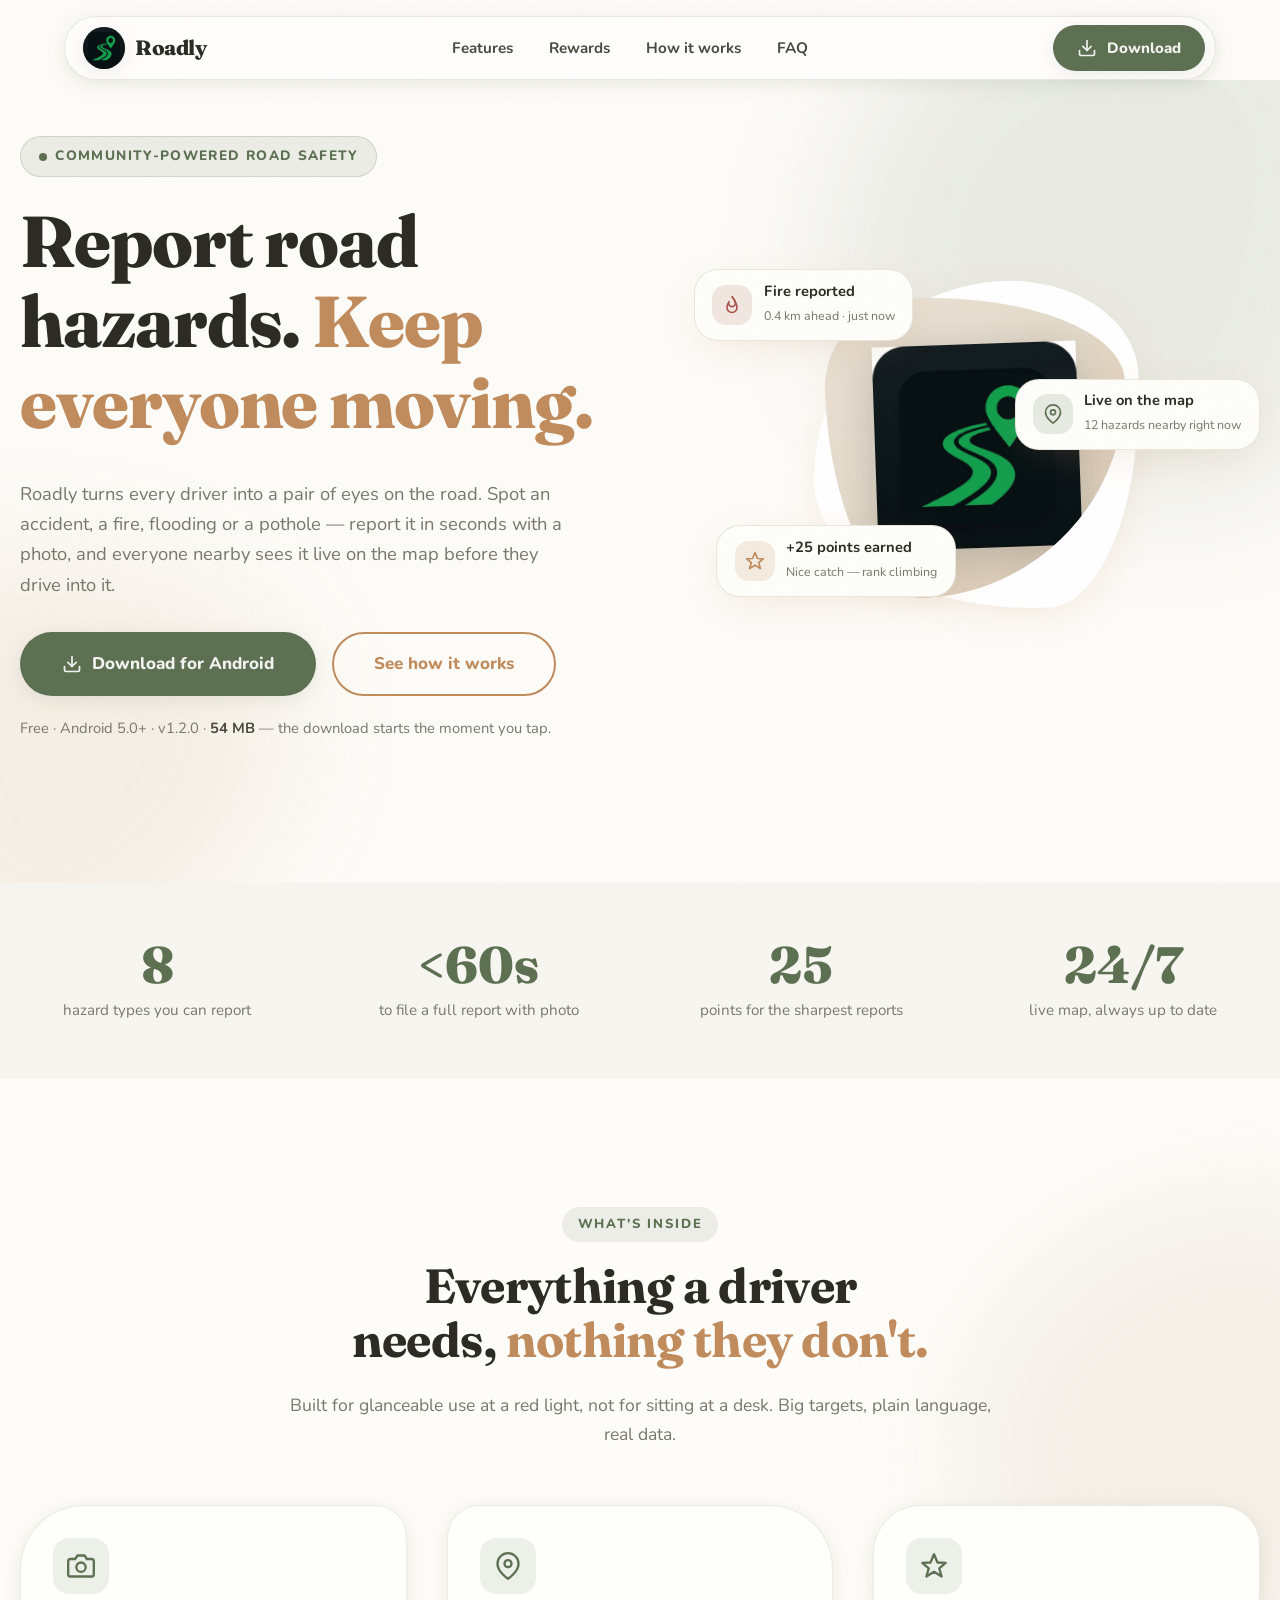
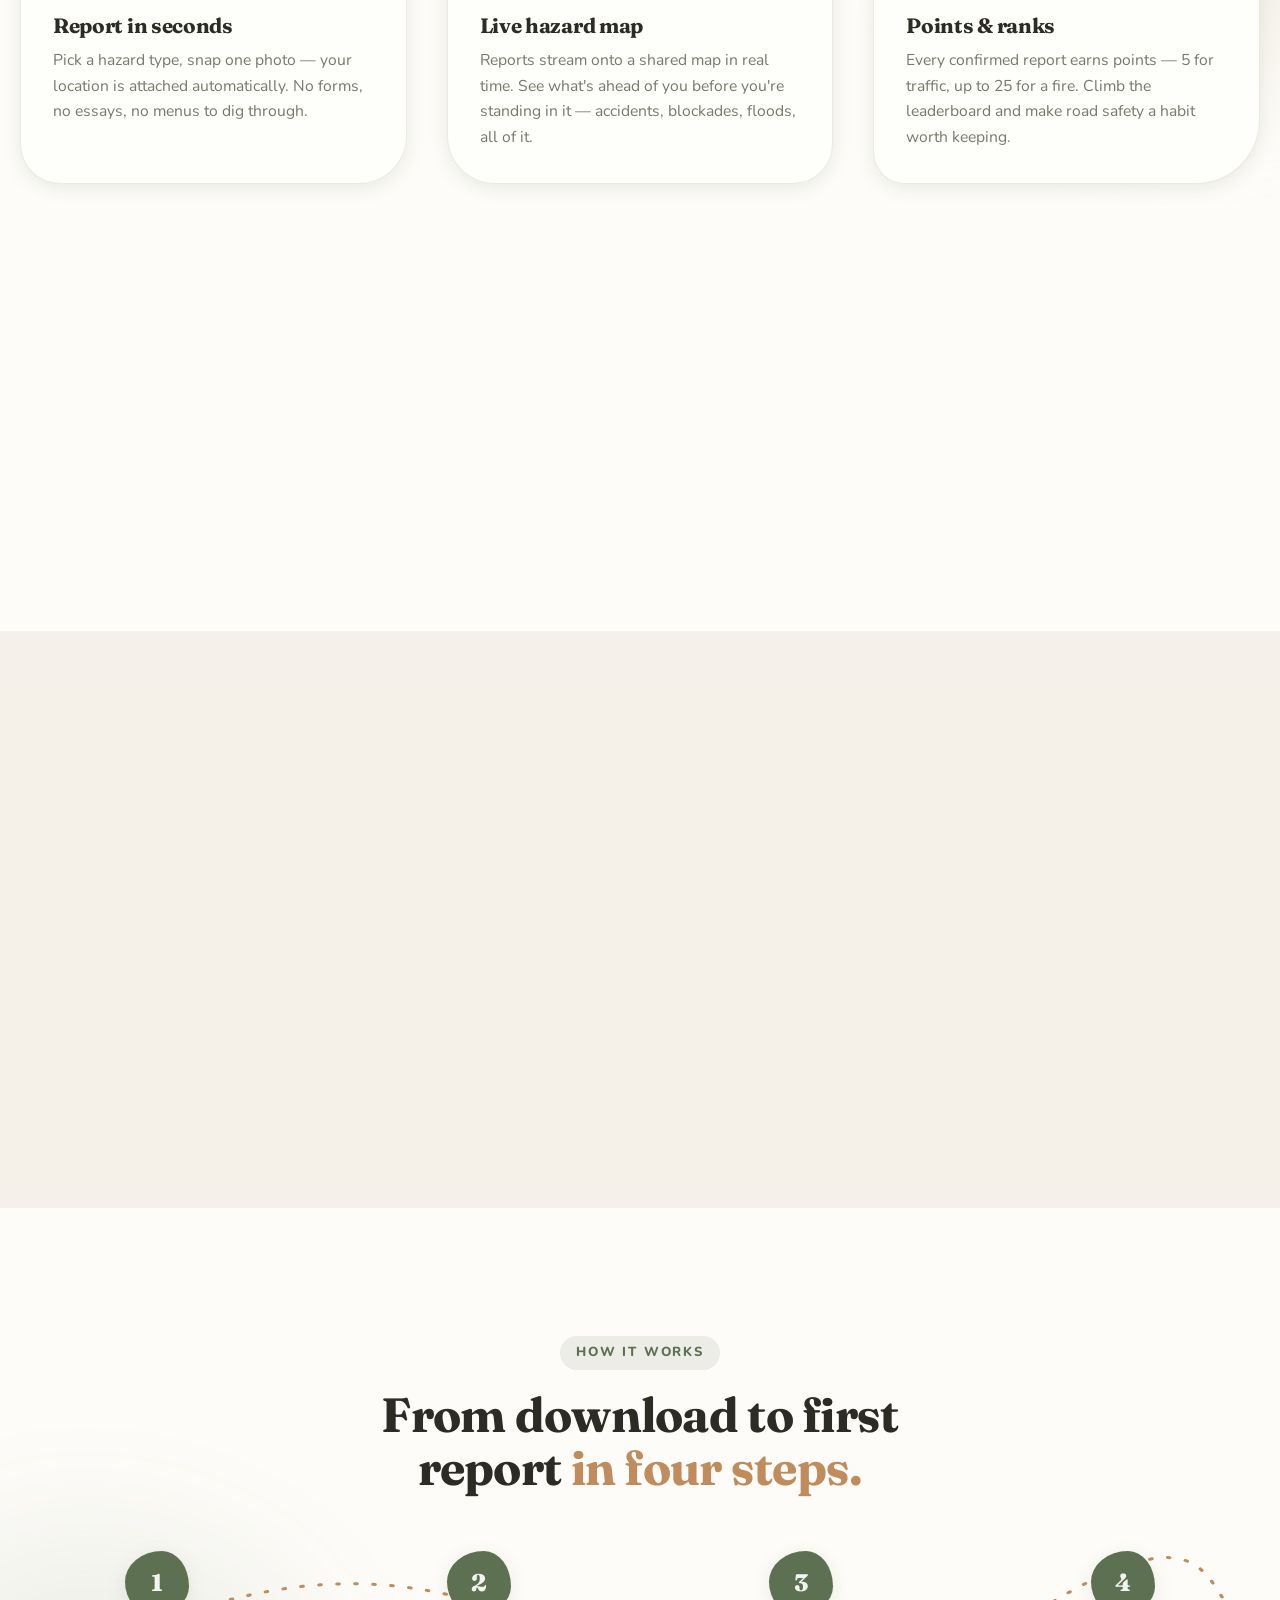
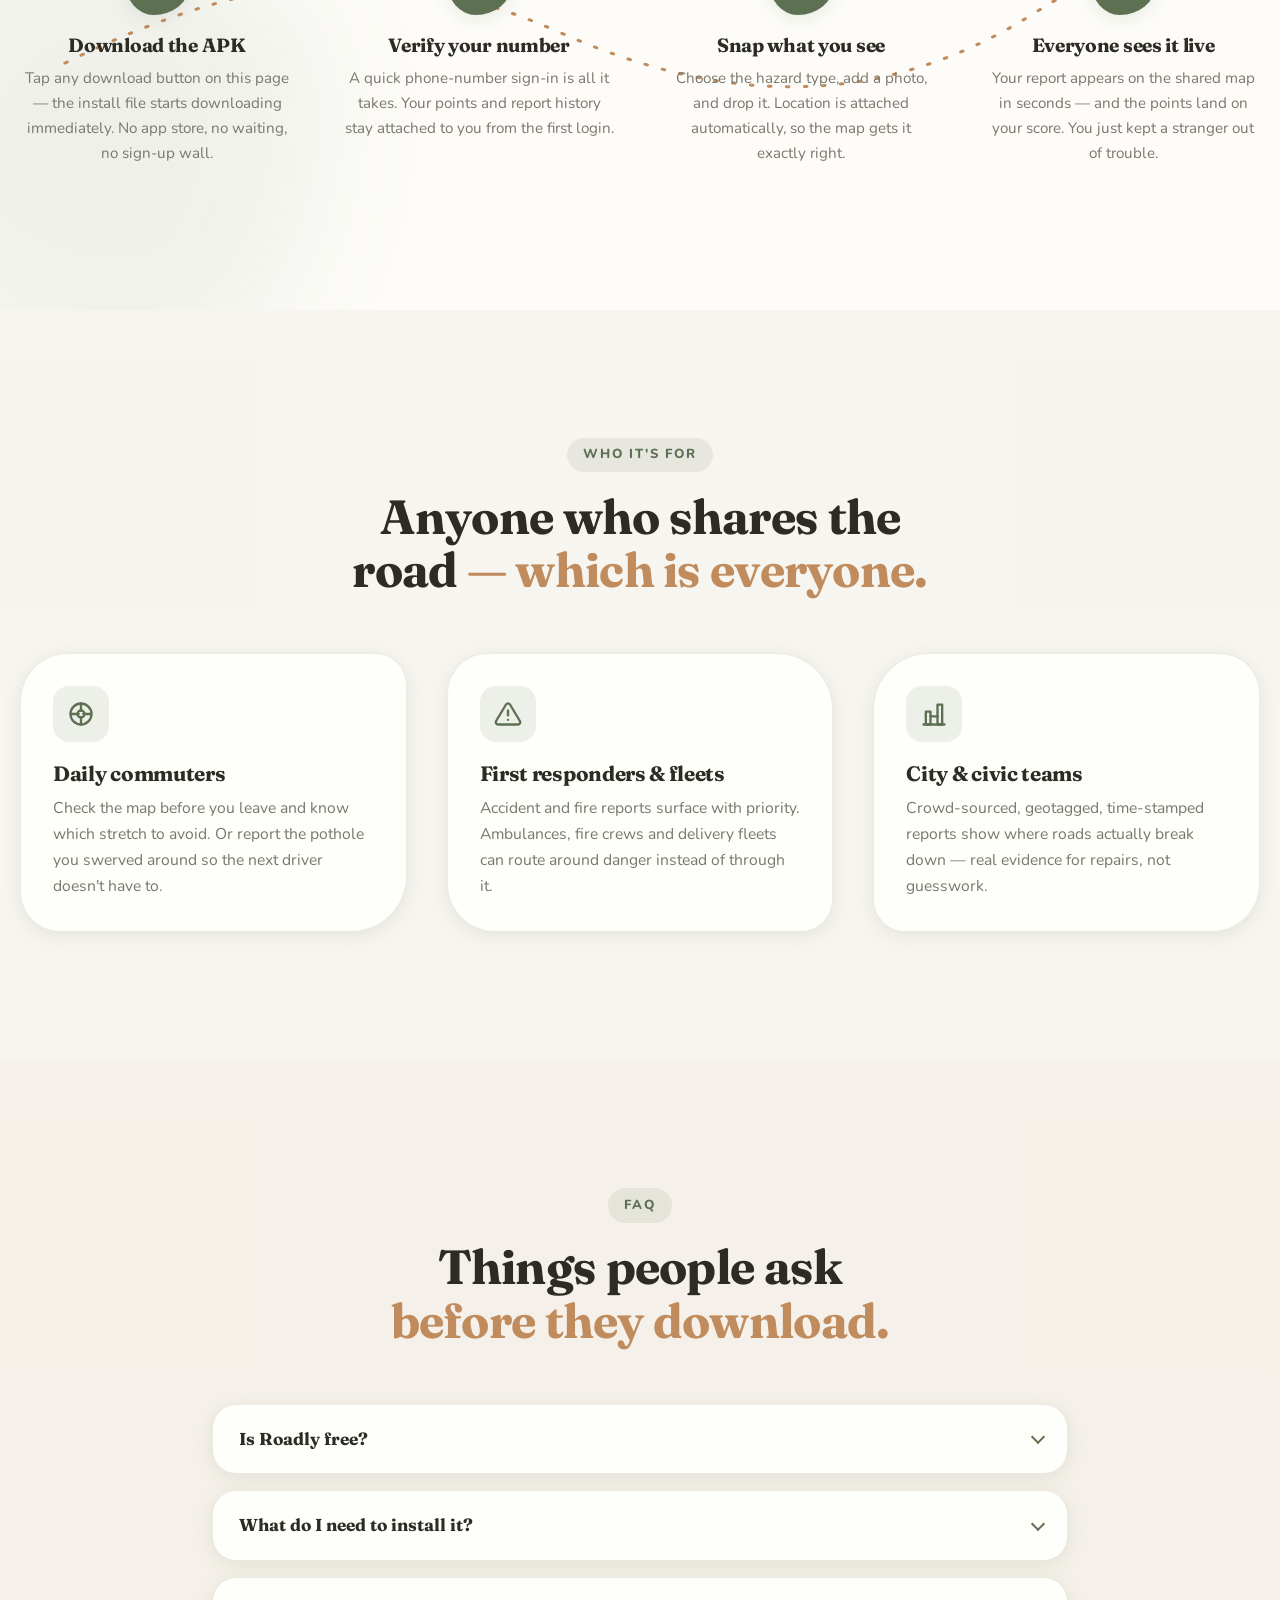
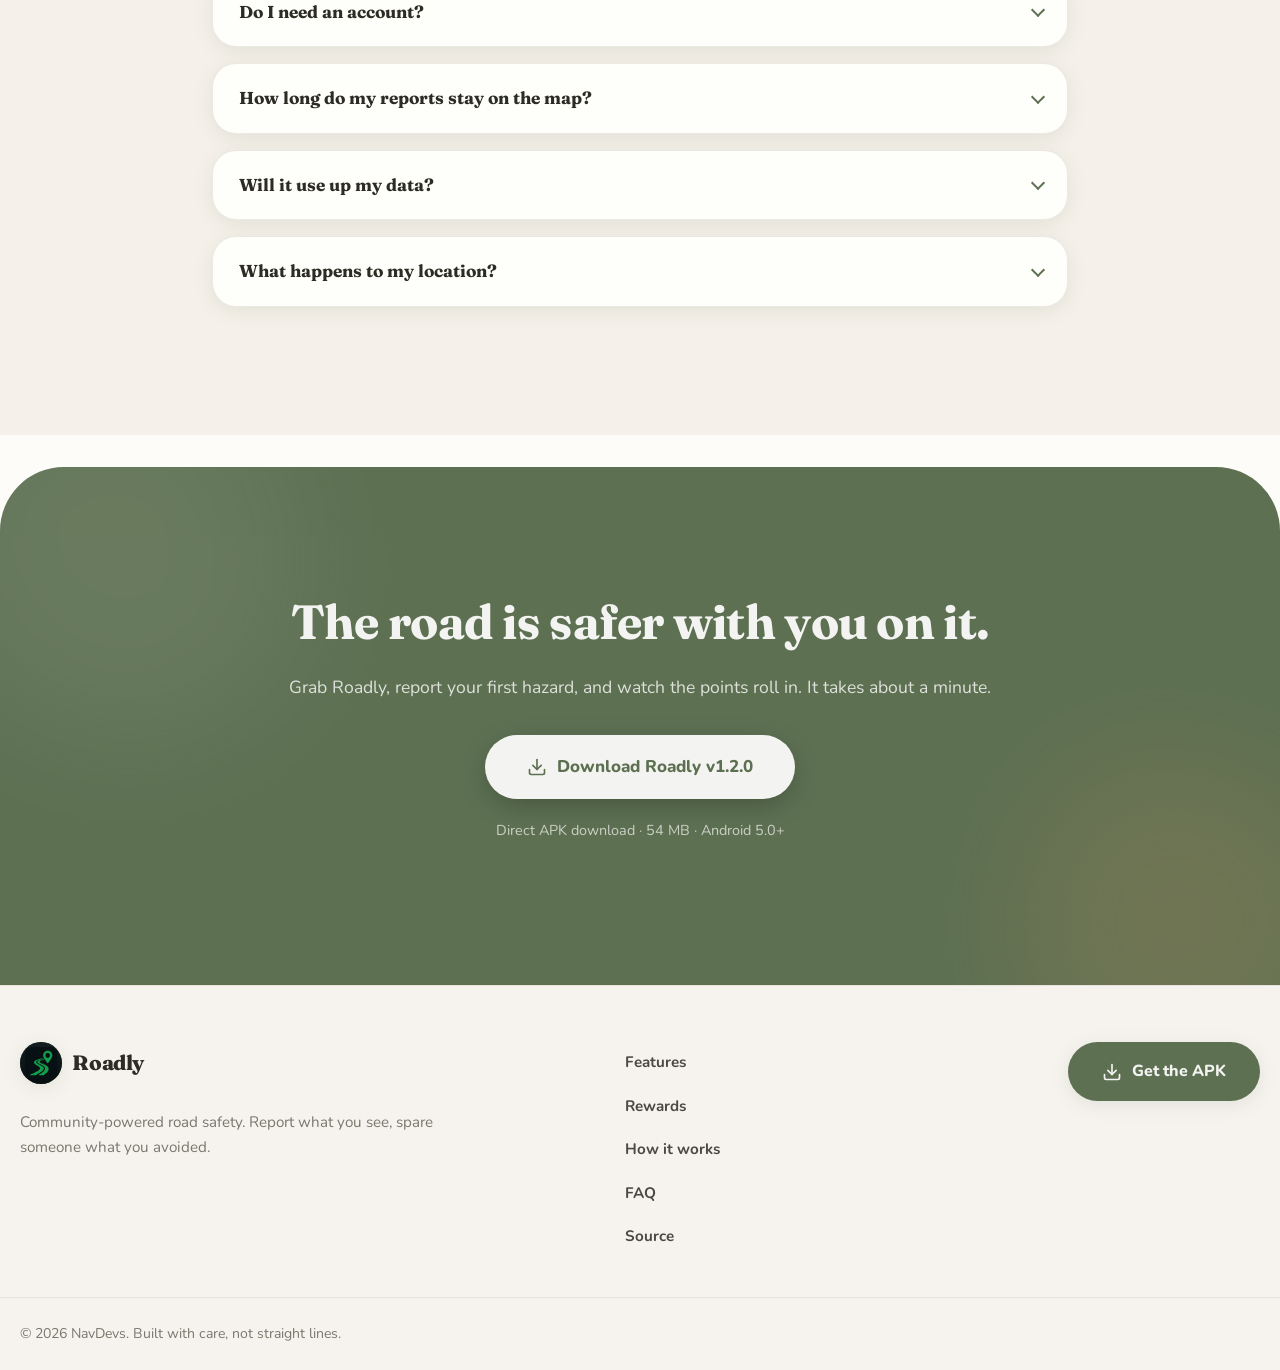
<file: docs/index.html>
<!DOCTYPE html>
<html lang="en">
<head>
  <meta charset="UTF-8">
  <meta name="viewport" content="width=device-width, initial-scale=1.0, viewport-fit=cover">
  <title>Roadly — Report road hazards. Keep everyone moving.</title>
  <meta name="description" content="Roadly is a free community-powered app that lets drivers report accidents, fires, flooding, potholes and more — live on a shared map, with points for every report. Download the APK directly for Android.">
  <meta name="theme-color" content="#5D7052">
  <meta property="og:title" content="Roadly — Report road hazards. Keep everyone moving.">
  <meta property="og:description" content="Free Android app. Report accidents, fires, flooding and potholes in seconds — see every hazard live on the map.">
  <meta property="og:type" content="website">
  <meta property="og:image" content="assets/icon.png">
  <link rel="icon" type="image/png" href="assets/icon.png">
  <link rel="apple-touch-icon" href="assets/icon.png">
  <noscript><style>.reveal { opacity: 1; transform: none; }</style></noscript>
  <link rel="preconnect" href="https://fonts.googleapis.com">
  <link rel="preconnect" href="https://fonts.gstatic.com" crossorigin>
  <link href="https://fonts.googleapis.com/css2?family=Fraunces:opsz,wght@9..144,600;9..144,700;9..144,800&family=Nunito:wght@400;600;700;800&display=swap" rel="stylesheet">
  <link rel="stylesheet" href="styles.css">
</head>
<body>
  <a class="skip-link" href="#main">Skip to content</a>

  <header class="site-header">
    <div class="nav-wrap">
      <nav class="nav-pill" aria-label="Primary navigation">
        <a class="brand" href="#top" aria-label="Roadly home">
          <span class="brand-mark"><img src="assets/icon.png" alt="" width="36" height="36"></span>
          <span class="brand-name">Roadly</span>
        </a>

        <ul class="nav-links">
          <li><a href="#features">Features</a></li>
          <li><a href="#rewards">Rewards</a></li>
          <li><a href="#how">How it works</a></li>
          <li><a href="#faq">FAQ</a></li>
        </ul>

        <div class="nav-actions">
          <a class="btn btn-primary btn-sm nav-cta" href="Roadly-v1.2.0-Final.apk" download="Roadly-v1.2.0-Final.apk" rel="noopener noreferrer">
            <svg class="icon" viewBox="0 0 24 24" fill="none" stroke="currentColor" stroke-width="2" stroke-linecap="round" stroke-linejoin="round" aria-hidden="true"><path d="M21 15v4a2 2 0 0 1-2 2H5a2 2 0 0 1-2-2v-4"/><polyline points="7 10 12 15 17 10"/><line x1="12" y1="15" x2="12" y2="3"/></svg>
            Download
          </a>
          <button class="nav-toggle" type="button" aria-expanded="false" aria-controls="mobile-menu" aria-label="Open menu">
            <svg class="icon icon-menu" viewBox="0 0 24 24" fill="none" stroke="currentColor" stroke-width="2" stroke-linecap="round" aria-hidden="true"><line x1="4" y1="7" x2="20" y2="7"/><line x1="4" y1="12" x2="20" y2="12"/><line x1="4" y1="17" x2="20" y2="17"/></svg>
            <svg class="icon icon-close" viewBox="0 0 24 24" fill="none" stroke="currentColor" stroke-width="2" stroke-linecap="round" aria-hidden="true"><line x1="6" y1="6" x2="18" y2="18"/><line x1="18" y1="6" x2="6" y2="18"/></svg>
          </button>
        </div>
      </nav>

      <div id="mobile-menu" class="mobile-menu" hidden>
        <ul>
          <li><a href="#features">Features</a></li>
          <li><a href="#rewards">Rewards</a></li>
          <li><a href="#how">How it works</a></li>
          <li><a href="#faq">FAQ</a></li>
        </ul>
        <a class="btn btn-primary" href="Roadly-v1.2.0-Final.apk" download="Roadly-v1.2.0-Final.apk" rel="noopener noreferrer">
          <svg class="icon" viewBox="0 0 24 24" fill="none" stroke="currentColor" stroke-width="2" stroke-linecap="round" stroke-linejoin="round" aria-hidden="true"><path d="M21 15v4a2 2 0 0 1-2 2H5a2 2 0 0 1-2-2v-4"/><polyline points="7 10 12 15 17 10"/><line x1="12" y1="15" x2="12" y2="3"/></svg>
          Download for Android
        </a>
      </div>
    </div>
  </header>

  <main id="main">
    <!-- ================= HERO ================= -->
    <section class="hero" id="top">
      <span class="blob blob-a" aria-hidden="true"></span>
      <span class="blob blob-b" aria-hidden="true"></span>

      <div class="container hero-grid">
        <div class="hero-copy reveal">
          <p class="eyebrow">
            <span class="eyebrow-dot" aria-hidden="true"></span>
            Community-powered road safety
          </p>
          <h1>Report road hazards. <em>Keep everyone moving.</em></h1>
          <p class="lead">
            Roadly turns every driver into a pair of eyes on the road. Spot an accident,
            a fire, flooding or a pothole — report it in seconds with a photo, and everyone
            nearby sees it live on the map before they drive into it.
          </p>

          <div class="hero-actions">
            <a class="btn btn-primary btn-lg" href="Roadly-v1.2.0-Final.apk" download="Roadly-v1.2.0-Final.apk" rel="noopener noreferrer">
              <svg class="icon" viewBox="0 0 24 24" fill="none" stroke="currentColor" stroke-width="2" stroke-linecap="round" stroke-linejoin="round" aria-hidden="true"><path d="M21 15v4a2 2 0 0 1-2 2H5a2 2 0 0 1-2-2v-4"/><polyline points="7 10 12 15 17 10"/><line x1="12" y1="15" x2="12" y2="3"/></svg>
              Download for Android
            </a>
            <a class="btn btn-outline btn-lg" href="#how">See how it works</a>
          </div>

          <p class="hero-note">
            Free &middot; Android 5.0+ &middot; v1.2.0 &middot; <strong>54&nbsp;MB</strong> —
            the download starts the moment you tap.
          </p>
        </div>

        <div class="hero-visual reveal reveal-delay-1">
          <div class="hero-stage">
            <div class="photo-frame">
              <div class="photo-blob">
                <img src="assets/icon.png" alt="Roadly app icon" width="240" height="240">
              </div>
            </div>

            <div class="float-chip chip-a">
              <span class="chip-icon chip-fire" aria-hidden="true">
                <svg viewBox="0 0 24 24" fill="none" stroke="currentColor" stroke-width="2" stroke-linecap="round" stroke-linejoin="round"><path d="M12 2s4 4 4 8a4 4 0 0 1-8 0c0-1 .5-2 .5-2S6 11 6 15a6 6 0 0 0 12 0c0-5-6-13-6-13z"/></svg>
              </span>
              <span class="chip-text">
                <strong>Fire reported</strong>
                <small>0.4&nbsp;km ahead &middot; just now</small>
              </span>
            </div>

            <div class="float-chip chip-b">
              <span class="chip-icon chip-points" aria-hidden="true">
                <svg viewBox="0 0 24 24" fill="none" stroke="currentColor" stroke-width="2" stroke-linecap="round" stroke-linejoin="round"><polygon points="12 2 15 9 22 9.3 16.5 14 18.5 21 12 17 5.5 21 7.5 14 2 9.3 9 9"/></svg>
              </span>
              <span class="chip-text">
                <strong>+25 points earned</strong>
                <small>Nice catch — rank climbing</small>
              </span>
            </div>

            <div class="float-chip chip-c">
              <span class="chip-icon chip-live" aria-hidden="true">
                <svg viewBox="0 0 24 24" fill="none" stroke="currentColor" stroke-width="2" stroke-linecap="round" stroke-linejoin="round"><path d="M21 10c0 7-9 13-9 13s-9-6-9-13a9 9 0 0 1 18 0z"/><circle cx="12" cy="10" r="3"/></svg>
              </span>
              <span class="chip-text">
                <strong>Live on the map</strong>
                <small>12 hazards nearby right now</small>
              </span>
            </div>
          </div>
        </div>
      </div>
    </section>

    <!-- ================= STATS ================= -->
    <section class="stats section-stone" aria-label="Roadly at a glance">
      <div class="container stats-grid">
        <div class="stat reveal">
          <span class="stat-num">8</span>
          <span class="stat-label">hazard types you can report</span>
        </div>
        <div class="stat reveal reveal-delay-1">
          <span class="stat-num">&lt;60s</span>
          <span class="stat-label">to file a full report with photo</span>
        </div>
        <div class="stat reveal reveal-delay-2">
          <span class="stat-num">25</span>
          <span class="stat-label">points for the sharpest reports</span>
        </div>
        <div class="stat reveal reveal-delay-3">
          <span class="stat-num">24/7</span>
          <span class="stat-label">live map, always up to date</span>
        </div>
      </div>
    </section>

    <!-- ================= FEATURES ================= -->
    <section class="features" id="features">
      <span class="blob blob-c" aria-hidden="true"></span>
      <div class="container">
        <div class="section-head reveal">
          <p class="kicker">What's inside</p>
          <h2>Everything a driver needs, <em>nothing they don't.</em></h2>
          <p class="section-sub">
            Built for glanceable use at a red light, not for sitting at a desk.
            Big targets, plain language, real data.
          </p>
        </div>

        <div class="feature-grid">
          <article class="card feature-card reveal">
            <span class="icon-box" aria-hidden="true">
              <svg viewBox="0 0 24 24" fill="none" stroke="currentColor" stroke-width="2" stroke-linecap="round" stroke-linejoin="round"><path d="M23 19a2 2 0 0 1-2 2H3a2 2 0 0 1-2-2V8a2 2 0 0 1 2-2h4l2-3h6l2 3h4a2 2 0 0 1 2 2z"/><circle cx="12" cy="13" r="4"/></svg>
            </span>
            <h3>Report in seconds</h3>
            <p>Pick a hazard type, snap one photo — your location is attached automatically. No forms, no essays, no menus to dig through.</p>
          </article>

          <article class="card feature-card reveal reveal-delay-1">
            <span class="icon-box" aria-hidden="true">
              <svg viewBox="0 0 24 24" fill="none" stroke="currentColor" stroke-width="2" stroke-linecap="round" stroke-linejoin="round"><path d="M21 10c0 7-9 13-9 13s-9-6-9-13a9 9 0 0 1 18 0z"/><circle cx="12" cy="10" r="3"/></svg>
            </span>
            <h3>Live hazard map</h3>
            <p>Reports stream onto a shared map in real time. See what's ahead of you before you're standing in it — accidents, blockades, floods, all of it.</p>
          </article>

          <article class="card feature-card reveal reveal-delay-2">
            <span class="icon-box" aria-hidden="true">
              <svg viewBox="0 0 24 24" fill="none" stroke="currentColor" stroke-width="2" stroke-linecap="round" stroke-linejoin="round"><polygon points="12 2 15 9 22 9.3 16.5 14 18.5 21 12 17 5.5 21 7.5 14 2 9.3 9 9"/></svg>
            </span>
            <h3>Points &amp; ranks</h3>
            <p>Every confirmed report earns points — 5 for traffic, up to 25 for a fire. Climb the leaderboard and make road safety a habit worth keeping.</p>
          </article>

          <article class="card feature-card reveal">
            <span class="icon-box" aria-hidden="true">
              <svg viewBox="0 0 24 24" fill="none" stroke="currentColor" stroke-width="2" stroke-linecap="round" stroke-linejoin="round"><circle cx="12" cy="12" r="9"/><polyline points="12 7 12 12 15 14"/></svg>
            </span>
            <h3>Reports clean themselves up</h3>
            <p>Every hazard type expires on its own timer — an hour for fires, up to two days for potholes. The map never fills with stale, resolved noise.</p>
          </article>

          <article class="card feature-card reveal reveal-delay-1">
            <span class="icon-box" aria-hidden="true">
              <svg viewBox="0 0 24 24" fill="none" stroke="currentColor" stroke-width="2" stroke-linecap="round" stroke-linejoin="round"><path d="M10.29 3.86 1.82 18a2 2 0 0 0 1.71 3h16.94a2 2 0 0 0 1.71-3L13.71 3.86a2 2 0 0 0-3.42 0z"/><line x1="12" y1="9" x2="12" y2="13"/><line x1="12" y1="17" x2="12.01" y2="17"/></svg>
            </span>
            <h3>Serious hazards stand out</h3>
            <p>Accidents and fires aren't buried under a pile of pins. Severity drives how reports surface, so the dangerous ones reach people first.</p>
          </article>

          <article class="card feature-card reveal reveal-delay-2">
            <span class="icon-box" aria-hidden="true">
              <svg viewBox="0 0 24 24" fill="none" stroke="currentColor" stroke-width="2" stroke-linecap="round" stroke-linejoin="round"><path d="M12 22s8-4 8-10V5l-8-3-8 3v7c0 6 8 10 8 10z"/><polyline points="9 12 11 14 15 10"/></svg>
            </span>
            <h3>One login, trusted reports</h3>
            <p>A quick phone-number sign-in keeps every report tied to a real person. Points, history and reputation follow you — no anonymous noise.</p>
          </article>
        </div>
      </div>
    </section>

    <!-- ================= REWARDS ================= -->
    <section class="rewards section-sand" id="rewards">
      <div class="container rewards-grid">
        <div class="rewards-copy reveal">
          <p class="kicker">Rewards</p>
          <h2>Good deeds, <em>counted.</em></h2>
          <p class="section-sub">
            Points land the moment your report goes live. Rarer, harder-to-spot hazards
            are worth more than the everyday stuff — so the road-watchers who actually
            pay attention get the score to show for it.
          </p>
          <a class="btn btn-outline" href="Roadly-v1.2.0-Final.apk" download="Roadly-v1.2.0-Final.apk" rel="noopener noreferrer">
            <svg class="icon" viewBox="0 0 24 24" fill="none" stroke="currentColor" stroke-width="2" stroke-linecap="round" stroke-linejoin="round" aria-hidden="true"><path d="M21 15v4a2 2 0 0 1-2 2H5a2 2 0 0 1-2-2v-4"/><polyline points="7 10 12 15 17 10"/><line x1="12" y1="15" x2="12" y2="3"/></svg>
            Start earning
          </a>
        </div>

        <ul class="points-grid" aria-label="Points per report type">
          <li class="point-chip reveal"><span class="point-emoji" aria-hidden="true">&#128660;</span> Accident <strong>15</strong></li>
          <li class="point-chip reveal reveal-delay-1"><span class="point-emoji" aria-hidden="true">&#128293;</span> Fire <strong>25</strong></li>
          <li class="point-chip reveal reveal-delay-2"><span class="point-emoji" aria-hidden="true">&#128679;</span> Road blocked <strong>20</strong></li>
          <li class="point-chip reveal reveal-delay-3"><span class="point-emoji" aria-hidden="true">&#127754;</span> Flooding <strong>15</strong></li>
          <li class="point-chip reveal"><span class="point-emoji" aria-hidden="true">&#128167;</span> Pothole <strong>10</strong></li>
          <li class="point-chip reveal reveal-delay-1"><span class="point-emoji" aria-hidden="true">&#128674;</span> Roadwork <strong>10</strong></li>
          <li class="point-chip reveal reveal-delay-2"><span class="point-emoji" aria-hidden="true">&#128664;</span> Congestion <strong>5</strong></li>
          <li class="point-chip reveal reveal-delay-3"><span class="point-emoji" aria-hidden="true">&#9888;&#65039;</span> Other <strong>15</strong></li>
        </ul>
      </div>
    </section>

    <!-- ================= HOW IT WORKS ================= -->
    <section class="how" id="how">
      <span class="blob blob-d" aria-hidden="true"></span>
      <div class="container">
        <div class="section-head reveal">
          <p class="kicker">How it works</p>
          <h2>From download to first report <em>in four steps.</em></h2>
        </div>

        <div class="steps">
          <svg class="steps-path" viewBox="0 0 1100 160" fill="none" aria-hidden="true" preserveAspectRatio="none">
            <path d="M40 120 C 220 20, 340 20, 480 90 S 760 170, 900 70 S 1050 30, 1070 60" stroke="#C18C5D" stroke-width="3" stroke-dasharray="2 14" stroke-linecap="round"/>
          </svg>

          <ol class="steps-grid">
            <li class="step reveal">
              <span class="step-num" aria-hidden="true">1</span>
              <h3>Download the APK</h3>
              <p>Tap any download button on this page — the install file starts downloading immediately. No app store, no waiting, no sign-up wall.</p>
            </li>
            <li class="step reveal reveal-delay-1">
              <span class="step-num" aria-hidden="true">2</span>
              <h3>Verify your number</h3>
              <p>A quick phone-number sign-in is all it takes. Your points and report history stay attached to you from the first login.</p>
            </li>
            <li class="step reveal reveal-delay-2">
              <span class="step-num" aria-hidden="true">3</span>
              <h3>Snap what you see</h3>
              <p>Choose the hazard type, add a photo, and drop it. Location is attached automatically, so the map gets it exactly right.</p>
            </li>
            <li class="step reveal reveal-delay-3">
              <span class="step-num" aria-hidden="true">4</span>
              <h3>Everyone sees it live</h3>
              <p>Your report appears on the shared map in seconds — and the points land on your score. You just kept a stranger out of trouble.</p>
            </li>
          </ol>
        </div>
      </div>
    </section>

    <!-- ================= BENEFITS ================= -->
    <section class="benefits section-stone" aria-label="Who Roadly is for">
      <div class="container">
        <div class="section-head reveal">
          <p class="kicker">Who it's for</p>
          <h2>Anyone who shares the road <em>— which is everyone.</em></h2>
        </div>

        <div class="benefit-grid">
          <article class="card benefit-card reveal">
            <span class="icon-box" aria-hidden="true">
              <svg viewBox="0 0 24 24" fill="none" stroke="currentColor" stroke-width="2" stroke-linecap="round" stroke-linejoin="round"><circle cx="12" cy="12" r="9"/><circle cx="12" cy="12" r="3"/><path d="M12 3v6M20 12h-6M12 21v-6M4 12h6"/></svg>
            </span>
            <h3>Daily commuters</h3>
            <p>Check the map before you leave and know which stretch to avoid. Or report the pothole you swerved around so the next driver doesn't have to.</p>
          </article>

          <article class="card benefit-card reveal reveal-delay-1">
            <span class="icon-box" aria-hidden="true">
              <svg viewBox="0 0 24 24" fill="none" stroke="currentColor" stroke-width="2" stroke-linecap="round" stroke-linejoin="round"><path d="M10.29 3.86 1.82 18a2 2 0 0 0 1.71 3h16.94a2 2 0 0 0 1.71-3L13.71 3.86a2 2 0 0 0-3.42 0z"/><line x1="12" y1="9" x2="12" y2="13"/><line x1="12" y1="17" x2="12.01" y2="17"/></svg>
            </span>
            <h3>First responders &amp; fleets</h3>
            <p>Accident and fire reports surface with priority. Ambulances, fire crews and delivery fleets can route around danger instead of through it.</p>
          </article>

          <article class="card benefit-card reveal reveal-delay-2">
            <span class="icon-box" aria-hidden="true">
              <svg viewBox="0 0 24 24" fill="none" stroke="currentColor" stroke-width="2" stroke-linecap="round" stroke-linejoin="round"><path d="M3 21h18"/><rect x="5" y="10" width="4" height="11"/><rect x="15" y="4" width="4" height="17"/><path d="M9 14h6"/></svg>
            </span>
            <h3>City &amp; civic teams</h3>
            <p>Crowd-sourced, geotagged, time-stamped reports show where roads actually break down — real evidence for repairs, not guesswork.</p>
          </article>
        </div>
      </div>
    </section>

    <!-- ================= FAQ ================= -->
    <section class="faq section-sand" id="faq">
      <div class="container container-narrow">
        <div class="section-head reveal">
          <p class="kicker">FAQ</p>
          <h2>Things people ask <em>before they download.</em></h2>
        </div>

        <div class="faq-list reveal">
          <details>
            <summary>Is Roadly free?</summary>
            <p>Yes — completely. There are no in-app purchases and no premium tier. Download it, report hazards, earn points, done.</p>
          </details>
          <details>
            <summary>What do I need to install it?</summary>
            <p>Any phone running Android 5.0 or newer. The app is a single ~54&nbsp;MB APK file. Android will ask you to allow installs from your browser the first time — that's a one-tap permission.</p>
          </details>
          <details>
            <summary>Do I need an account?</summary>
            <p>Just your phone number, verified once with an SMS code. That's what ties your points and report history to you — no passwords, no email forms.</p>
          </details>
          <details>
            <summary>How long do my reports stay on the map?</summary>
            <p>Until they're no longer true. Each hazard type has its own expiry — fires clear in about an hour, accidents in two, roadworks in four, potholes can stay up to 48 hours. The map cleans itself, so you never drive toward a stale pin.</p>
          </details>
          <details>
            <summary>Will it use up my data?</summary>
            <p>Barely. A report is one compressed photo plus your coordinates — a few hundred kilobytes at most. The map only streams what's near you.</p>
          </details>
          <details>
            <summary>What happens to my location?</summary>
            <p>Location is read only when you submit a report, and it's used to place that hazard on the map for everyone else. Your own location isn't shared with other users.</p>
          </details>
        </div>
      </div>
    </section>

    <!-- ================= FINAL CTA ================= -->
    <section class="cta-final">
      <span class="blob blob-e" aria-hidden="true"></span>
      <span class="blob blob-f" aria-hidden="true"></span>
      <div class="container container-cta reveal">
        <h2>The road is safer with you on it.</h2>
        <p>Grab Roadly, report your first hazard, and watch the points roll in. It takes about a minute.</p>
        <a class="btn btn-light btn-lg" href="Roadly-v1.2.0-Final.apk" download="Roadly-v1.2.0-Final.apk" rel="noopener noreferrer">
          <svg class="icon" viewBox="0 0 24 24" fill="none" stroke="currentColor" stroke-width="2" stroke-linecap="round" stroke-linejoin="round" aria-hidden="true"><path d="M21 15v4a2 2 0 0 1-2 2H5a2 2 0 0 1-2-2v-4"/><polyline points="7 10 12 15 17 10"/><line x1="12" y1="15" x2="12" y2="3"/></svg>
          Download Roadly v1.2.0
        </a>
        <p class="cta-note">Direct APK download &middot; 54&nbsp;MB &middot; Android 5.0+</p>
      </div>
    </section>
  </main>

  <footer class="site-footer">
    <div class="container footer-grid">
      <div class="footer-brand">
        <a class="brand" href="#top" aria-label="Roadly home">
          <span class="brand-mark"><img src="assets/icon.png" alt="" width="36" height="36"></span>
          <span class="brand-name">Roadly</span>
        </a>
        <p>Community-powered road safety. Report what you see, spare someone what you avoided.</p>
      </div>

      <nav class="footer-nav" aria-label="Footer">
        <a href="#features">Features</a>
        <a href="#rewards">Rewards</a>
        <a href="#how">How it works</a>
        <a href="#faq">FAQ</a>
        <a href="https://github.com/NavDevs/Roadly-">Source</a>
      </nav>

      <div class="footer-cta">
        <a class="btn btn-primary" href="Roadly-v1.2.0-Final.apk" download="Roadly-v1.2.0-Final.apk" rel="noopener noreferrer">
          <svg class="icon" viewBox="0 0 24 24" fill="none" stroke="currentColor" stroke-width="2" stroke-linecap="round" stroke-linejoin="round" aria-hidden="true"><path d="M21 15v4a2 2 0 0 1-2 2H5a2 2 0 0 1-2-2v-4"/><polyline points="7 10 12 15 17 10"/><line x1="12" y1="15" x2="12" y2="3"/></svg>
          Get the APK
        </a>
      </div>
    </div>
    <div class="container footer-base">
      <p>&copy; <span id="year">2026</span> NavDevs. Built with care, not straight lines.</p>
    </div>
  </footer>

  <aside class="mobile-dl" id="mobile-dl" aria-label="Download Roadly">
    <span class="mobile-dl-info">
      <strong>Roadly</strong>
      <span>Free &middot; 54&nbsp;MB &middot; Android 5.0+</span>
    </span>
    <a class="btn btn-primary btn-sm" href="Roadly-v1.2.0-Final.apk" download="Roadly-v1.2.0-Final.apk" rel="noopener noreferrer">
      <svg class="icon" viewBox="0 0 24 24" fill="none" stroke="currentColor" stroke-width="2" stroke-linecap="round" stroke-linejoin="round" aria-hidden="true"><path d="M21 15v4a2 2 0 0 1-2 2H5a2 2 0 0 1-2-2v-4"/><polyline points="7 10 12 15 17 10"/><line x1="12" y1="15" x2="12" y2="3"/></svg>
      Download
    </a>
  </aside>

  <script src="script.js" defer></script>
</body>
</html>
</file>
<file: docs/styles.css>
/* ============================================================
   Roadly landing page — Organic / Natural design system
   Tokens → base → layout → components → sections → responsive
   ============================================================ */

/* ---------- Tokens ---------- */
:root {
  --background: #FDFCF8;
  --foreground: #2C2C24;
  --primary: #5D7052;
  --primary-fg: #F3F4F1;
  --secondary: #C18C5D;
  --secondary-fg: #FFFFFF;
  --accent: #E6DCCD;
  --accent-fg: #4A4A40;
  --muted: #F0EBE5;
  --muted-fg: #78786C;
  --border: #DED8CF;
  --destructive: #A85448;
  --card: #FEFEFA;

  --shadow-soft: 0 4px 20px -2px rgba(93, 112, 82, 0.15);
  --shadow-deep: 0 6px 24px -4px rgba(93, 112, 82, 0.25);
  --shadow-float: 0 10px 40px -10px rgba(193, 140, 93, 0.2);
  --shadow-lift: 0 20px 40px -10px rgba(93, 112, 82, 0.15);

  --font-display: 'Fraunces', Georgia, 'Times New Roman', serif;
  --font-body: 'Nunito', 'Segoe UI', system-ui, -apple-system, sans-serif;

  --r-2xl: 16px;
  --r-3xl: 24px;
  --r-full: 999px;

  --ease-organic: cubic-bezier(0.22, 0.61, 0.36, 1);
}

/* ---------- Base ---------- */
*,
*::before,
*::after {
  box-sizing: border-box;
}

html {
  scroll-behavior: smooth;
  -webkit-text-size-adjust: 100%;
}

body {
  margin: 0;
  font-family: var(--font-body);
  font-size: 1.0625rem;
  line-height: 1.65;
  color: var(--foreground);
  background: var(--background);
  overflow-x: hidden;
}

/* Global paper grain — the soul of the style */
body::after {
  content: '';
  position: fixed;
  inset: 0;
  z-index: 9999;
  pointer-events: none;
  opacity: 0.035;
  mix-blend-mode: multiply;
  background-image: url("data:image/svg+xml,%3Csvg xmlns='http://www.w3.org/2000/svg' width='240' height='240'%3E%3Cfilter id='n'%3E%3CfeTurbulence type='fractalNoise' baseFrequency='0.85' numOctaves='3' stitchTiles='stitch'/%3E%3C/filter%3E%3Crect width='240' height='240' filter='url(%23n)'/%3E%3C/svg%3E");
}

img {
  max-width: 100%;
  display: block;
}

h1, h2, h3 {
  font-family: var(--font-display);
  font-weight: 700;
  line-height: 1.12;
  letter-spacing: -0.015em;
  margin: 0 0 0.5em;
  text-wrap: balance;
}

h1 {
  font-size: clamp(2.1rem, 8.5vw, 4.5rem);
  font-weight: 800;
}

h2 {
  font-size: clamp(1.75rem, 5.5vw, 3rem);
}

h3 {
  font-size: 1.3rem;
}

h1 em, h2 em {
  font-style: normal;
  color: var(--secondary);
}

p {
  margin: 0 0 1em;
}

a {
  color: var(--primary);
}

:focus-visible {
  outline: none;
  box-shadow: 0 0 0 2px var(--background), 0 0 0 4px var(--primary);
  border-radius: var(--r-full);
}

/* Anchor jumps must clear the sticky header */
section[id] {
  scroll-margin-top: 5.75rem;
}

a,
button,
summary {
  -webkit-tap-highlight-color: rgba(93, 112, 82, 0.18);
}

.skip-link {
  position: absolute;
  left: 1rem;
  top: -4rem;
  z-index: 10000;
  background: var(--primary);
  color: var(--primary-fg);
  padding: 0.75rem 1.5rem;
  border-radius: var(--r-full);
  font-weight: 700;
  text-decoration: none;
  transition: top 0.3s var(--ease-organic);
}

.skip-link:focus {
  top: 1rem;
}

/* ---------- Layout ---------- */
.container {
  width: 100%;
  max-width: 80rem;
  margin-inline: auto;
  padding-inline: 1.25rem;
}

.container-narrow { max-width: 56rem; }
.container-cta { max-width: 48rem; text-align: center; }

section {
  position: relative;
  padding-block: 5.5rem;
}

@media (min-width: 768px) {
  section { padding-block: 8rem; }
}

.section-stone { background: color-mix(in srgb, var(--muted) 45%, transparent); }
.section-sand { background: color-mix(in srgb, var(--accent) 35%, transparent); }

.section-head {
  max-width: 44rem;
  margin-inline: auto;
  text-align: center;
  margin-bottom: 3.5rem;
}

.section-sub {
  color: var(--muted-fg);
  font-size: 1.1rem;
}

.kicker {
  display: inline-block;
  font-size: 0.82rem;
  font-weight: 800;
  letter-spacing: 0.14em;
  text-transform: uppercase;
  color: var(--primary);
  background: color-mix(in srgb, var(--primary) 10%, transparent);
  padding: 0.4rem 1rem;
  border-radius: var(--r-full);
  margin-bottom: 1.1rem;
}

/* ---------- Blobs (ambient color washes) ---------- */
.blob {
  position: absolute;
  pointer-events: none;
  filter: blur(64px);
  opacity: 0.55;
  z-index: 0;
}

.blob-a {
  width: 34rem;
  height: 34rem;
  top: -8rem;
  right: -6rem;
  background: color-mix(in srgb, var(--primary) 22%, transparent);
  border-radius: 60% 40% 30% 70% / 60% 30% 70% 40%;
}

.blob-b {
  width: 26rem;
  height: 26rem;
  bottom: -6rem;
  left: -8rem;
  background: color-mix(in srgb, var(--secondary) 22%, transparent);
  border-radius: 30% 70% 70% 30% / 30% 30% 70% 70%;
}

.blob-c {
  width: 30rem;
  height: 30rem;
  top: 10%;
  right: -10rem;
  background: color-mix(in srgb, var(--accent) 70%, transparent);
  border-radius: 63% 37% 54% 46% / 55% 48% 52% 45%;
}

.blob-d {
  width: 28rem;
  height: 28rem;
  bottom: -4rem;
  left: -8rem;
  background: color-mix(in srgb, var(--primary) 15%, transparent);
  border-radius: 42% 58% 35% 65% / 60% 35% 65% 40%;
}

.blob-e {
  width: 24rem;
  height: 24rem;
  top: -7rem;
  left: -5rem;
  background: rgba(243, 244, 241, 0.14);
  border-radius: 58% 42% 46% 54% / 42% 58% 42% 58%;
}

.blob-f {
  width: 20rem;
  height: 20rem;
  bottom: -6rem;
  right: -4rem;
  background: rgba(193, 140, 93, 0.35);
  border-radius: 35% 65% 60% 40% / 55% 45% 55% 45%;
}

/* ---------- Buttons ---------- */
.btn {
  display: inline-flex;
  align-items: center;
  justify-content: center;
  gap: 0.6rem;
  font-family: var(--font-body);
  font-weight: 800;
  font-size: 1rem;
  text-decoration: none;
  white-space: nowrap;
  border: 2px solid transparent;
  border-radius: var(--r-full);
  padding: 0.875rem 2rem;
  min-height: 48px;
  cursor: pointer;
  transition: transform 0.3s var(--ease-organic), box-shadow 0.3s var(--ease-organic),
              background-color 0.3s var(--ease-organic), color 0.3s var(--ease-organic);
}

.btn .icon {
  width: 20px;
  height: 20px;
  flex-shrink: 0;
}

.btn-primary {
  background: var(--primary);
  color: var(--primary-fg);
  box-shadow: var(--shadow-soft);
}

.btn-primary:hover {
  transform: scale(1.05);
  box-shadow: var(--shadow-deep);
}

.btn-outline {
  background: transparent;
  color: var(--secondary);
  border-color: var(--secondary);
}

.btn-outline:hover {
  transform: scale(1.05);
  background: color-mix(in srgb, var(--secondary) 10%, transparent);
  box-shadow: var(--shadow-float);
}

.btn-light {
  background: var(--primary-fg);
  color: var(--primary);
  box-shadow: 0 8px 30px -8px rgba(0, 0, 0, 0.35);
}

.btn-light:hover {
  transform: scale(1.05);
  box-shadow: 0 12px 36px -8px rgba(0, 0, 0, 0.45);
}

.btn:active { transform: scale(0.95); }

.btn-lg {
  min-height: 56px;
  padding: 1rem 2.5rem;
  font-size: 1.0625rem;
}

.btn-sm {
  min-height: 42px;
  padding: 0.55rem 1.4rem;
  font-size: 0.9375rem;
}

/* ---------- Navigation ---------- */
.site-header {
  position: sticky;
  top: 0;
  z-index: 100;
  padding: max(1rem, env(safe-area-inset-top)) 1.25rem 0;
}

.nav-wrap {
  max-width: 72rem;
  margin-inline: auto;
}

.nav-pill {
  display: flex;
  align-items: center;
  justify-content: space-between;
  gap: 1rem;
  background: rgba(255, 255, 255, 0.72);
  backdrop-filter: blur(12px);
  -webkit-backdrop-filter: blur(12px);
  border: 1px solid color-mix(in srgb, var(--border) 60%, transparent);
  border-radius: var(--r-full);
  box-shadow: var(--shadow-soft);
  padding: 0.5rem 0.6rem 0.5rem 1.1rem;
}

.brand {
  display: inline-flex;
  align-items: center;
  gap: 0.65rem;
  text-decoration: none;
  color: var(--foreground);
}

.brand-mark {
  display: grid;
  place-items: center;
  width: 42px;
  height: 42px;
  border-radius: 50%;
  overflow: hidden;
  background: var(--primary);
  box-shadow: var(--shadow-soft);
}

.brand-mark img {
  width: 100%;
  height: 100%;
  object-fit: cover;
}

.brand-name {
  font-family: var(--font-display);
  font-weight: 800;
  font-size: 1.3rem;
  letter-spacing: -0.02em;
}

.nav-links {
  display: none;
  list-style: none;
  margin: 0;
  padding: 0;
  gap: 0.25rem;
}

.nav-links a {
  display: inline-block;
  padding: 0.5rem 1rem;
  border-radius: var(--r-full);
  color: var(--accent-fg);
  text-decoration: none;
  font-weight: 700;
  font-size: 0.95rem;
  transition: background-color 0.3s var(--ease-organic), color 0.3s var(--ease-organic);
}

.nav-links a:hover {
  background: color-mix(in srgb, var(--primary) 10%, transparent);
  color: var(--primary);
}

.nav-actions {
  display: flex;
  align-items: center;
  gap: 0.5rem;
}

.nav-toggle {
  display: grid;
  place-items: center;
  width: 44px;
  height: 44px;
  border: none;
  border-radius: 50%;
  background: color-mix(in srgb, var(--primary) 10%, transparent);
  color: var(--primary);
  cursor: pointer;
}

.nav-toggle .icon { width: 22px; height: 22px; }
.nav-toggle .icon-close { display: none; }
.nav-toggle[aria-expanded="true"] .icon-menu { display: none; }
.nav-toggle[aria-expanded="true"] .icon-close { display: block; }

.mobile-menu {
  margin-top: 0.75rem;
  background: rgba(255, 255, 255, 0.92);
  backdrop-filter: blur(12px);
  -webkit-backdrop-filter: blur(12px);
  border: 1px solid color-mix(in srgb, var(--border) 60%, transparent);
  border-radius: 2rem;
  box-shadow: var(--shadow-float);
  padding: 1.25rem;
}

.mobile-menu ul {
  list-style: none;
  margin: 0 0 1rem;
  padding: 0;
  display: grid;
  gap: 0.25rem;
}

.mobile-menu a {
  display: block;
  padding: 0.8rem 1.1rem;
  border-radius: var(--r-full);
  text-decoration: none;
  color: var(--foreground);
  font-weight: 700;
}

.mobile-menu ul a:hover {
  background: color-mix(in srgb, var(--primary) 10%, transparent);
  color: var(--primary);
}

.mobile-menu .btn { width: 100%; }

.mobile-menu:not([hidden]) {
  animation: menu-in 0.32s var(--ease-organic) both;
}

@keyframes menu-in {
  from { opacity: 0; transform: translateY(-10px); }
  to { opacity: 1; transform: translateY(0); }
}

@media (min-width: 900px) {
  .nav-links { display: flex; }
  .nav-toggle { display: none; }
  .mobile-menu { display: none !important; }
}

/* ---------- Hero ---------- */
.hero {
  overflow: hidden;
  padding-top: 3.5rem;
}

.hero-grid {
  position: relative;
  z-index: 1;
  display: grid;
  gap: 4rem;
  align-items: center;
}

@media (min-width: 1024px) {
  .hero-grid {
    grid-template-columns: 1.05fr 0.95fr;
    gap: 3rem;
  }
}

.hero-copy { max-width: 38rem; }

.eyebrow {
  display: inline-flex;
  align-items: center;
  gap: 0.55rem;
  font-size: 0.85rem;
  font-weight: 800;
  letter-spacing: 0.1em;
  text-transform: uppercase;
  color: var(--primary);
  background: color-mix(in srgb, var(--primary) 10%, transparent);
  border: 1px solid color-mix(in srgb, var(--primary) 20%, transparent);
  padding: 0.5rem 1.1rem;
  border-radius: var(--r-full);
  margin-bottom: 1.5rem;
}

.eyebrow-dot {
  width: 8px;
  height: 8px;
  border-radius: 50%;
  background: var(--primary);
  animation: breathe 2.4s ease-in-out infinite;
}

@keyframes breathe {
  0%, 100% { transform: scale(1); opacity: 1; }
  50% { transform: scale(1.5); opacity: 0.5; }
}

.lead {
  font-size: 1.15rem;
  color: var(--muted-fg);
  max-width: 34rem;
}

.hero-actions {
  display: flex;
  flex-wrap: wrap;
  gap: 1rem;
  margin: 2rem 0 1.25rem;
}

.hero-note {
  font-size: 0.92rem;
  color: var(--muted-fg);
}

.hero-note strong { color: var(--accent-fg); }

/* Hero visual — rotated photo frame + floating chips */
.hero-stage {
  position: relative;
  min-height: 420px;
  display: grid;
  place-items: center;
}

.photo-frame {
  transform: rotate(-2deg);
  background: #fff;
  padding: 14px;
  border-radius: 60% 40% 30% 70% / 60% 30% 70% 40%;
  box-shadow: var(--shadow-float);
  transition: transform 0.5s var(--ease-organic);
}

.photo-frame:hover { transform: rotate(0deg) scale(1.02); }

.photo-blob {
  width: min(300px, 62vw);
  aspect-ratio: 1;
  display: grid;
  place-items: center;
  background:
    radial-gradient(circle at 30% 25%, color-mix(in srgb, var(--accent) 80%, #fff) 0%, var(--accent) 55%, color-mix(in srgb, var(--secondary) 35%, var(--accent)) 100%);
  border-radius: 30% 70% 70% 30% / 30% 30% 70% 70%;
  overflow: hidden;
}

.photo-blob img {
  width: 68%;
  height: auto;
  filter: drop-shadow(0 10px 24px rgba(44, 44, 36, 0.25));
}

.float-chip {
  position: absolute;
  display: flex;
  align-items: center;
  gap: 0.7rem;
  background: var(--card);
  border: 1px solid color-mix(in srgb, var(--border) 60%, transparent);
  border-radius: var(--r-3xl);
  padding: 0.7rem 1.1rem;
  box-shadow: var(--shadow-float);
  animation: floaty 5s ease-in-out infinite;
}

.float-chip strong {
  display: block;
  font-size: 0.92rem;
  line-height: 1.3;
}

.float-chip small {
  color: var(--muted-fg);
  font-size: 0.78rem;
}

.chip-icon {
  display: grid;
  place-items: center;
  width: 40px;
  height: 40px;
  border-radius: 14px;
  flex-shrink: 0;
}

.chip-icon svg { width: 20px; height: 20px; }

.chip-fire { background: color-mix(in srgb, var(--destructive) 14%, transparent); color: var(--destructive); }
.chip-points { background: color-mix(in srgb, var(--secondary) 16%, transparent); color: var(--secondary); }
.chip-live { background: color-mix(in srgb, var(--primary) 14%, transparent); color: var(--primary); }

.chip-a { top: 8%; left: 0; animation-delay: 0s; }
.chip-b { bottom: 14%; left: 4%; animation-delay: 1.6s; }
.chip-c { top: 34%; right: 0; animation-delay: 0.8s; }

@keyframes floaty {
  0%, 100% { transform: translateY(0); }
  50% { transform: translateY(-12px); }
}

/* ---------- Stats ---------- */
.stats { padding-block: 3.5rem; }

.stats-grid {
  display: grid;
  grid-template-columns: repeat(2, 1fr);
  gap: 2rem;
}

@media (min-width: 768px) {
  .stats-grid { grid-template-columns: repeat(4, 1fr); gap: 3rem; }
}

.stat {
  text-align: center;
}

.stat-num {
  display: block;
  font-family: var(--font-display);
  font-weight: 800;
  font-size: clamp(2.2rem, 4vw, 3.2rem);
  color: var(--primary);
  line-height: 1;
  transition: transform 0.3s var(--ease-organic);
}

.stat:hover .stat-num { transform: scale(1.1); }

.stat-label {
  display: block;
  margin-top: 0.5rem;
  color: var(--muted-fg);
  font-size: 0.95rem;
}

/* ---------- Cards ---------- */
.card {
  background: var(--card);
  border: 1px solid color-mix(in srgb, var(--border) 50%, transparent);
  border-radius: var(--r-3xl);
  box-shadow: var(--shadow-soft);
  padding: 2rem;
  transition: transform 0.4s var(--ease-organic), box-shadow 0.4s var(--ease-organic);
}

.card:hover {
  transform: translateY(-6px);
  box-shadow: var(--shadow-lift);
}

.card p {
  color: var(--muted-fg);
  margin-bottom: 0;
  font-size: 0.98rem;
}

.icon-box {
  display: grid;
  place-items: center;
  width: 56px;
  height: 56px;
  border-radius: var(--r-2xl);
  background: color-mix(in srgb, var(--primary) 10%, transparent);
  color: var(--primary);
  margin-bottom: 1.25rem;
  transition: background-color 0.35s var(--ease-organic), color 0.35s var(--ease-organic);
}

.icon-box svg { width: 28px; height: 28px; }

.card:hover .icon-box {
  background: var(--primary);
  color: #fff;
}

/* ---------- Features ---------- */
.features { overflow: hidden; }

.features .container { position: relative; z-index: 1; }

.feature-grid {
  display: grid;
  grid-template-columns: 1fr;
  gap: 2rem;
}

@media (min-width: 768px) {
  .feature-grid { grid-template-columns: repeat(2, 1fr); }
}

@media (min-width: 1024px) {
  .feature-grid { grid-template-columns: repeat(3, 1fr); gap: 2.5rem; }
}

/* Six hand-shaped corners — never a mechanical grid */
.feature-card:nth-child(6n + 1) { border-radius: 4rem 2rem 3rem 2.5rem; }
.feature-card:nth-child(6n + 2) { border-radius: 2rem 4rem 2.5rem 3rem; }
.feature-card:nth-child(6n + 3) { border-radius: 3rem 2.5rem 4rem 2rem; }
.feature-card:nth-child(6n + 4) { border-radius: 2.5rem 3rem 2rem 4rem; }
.feature-card:nth-child(6n + 5) { border-radius: 4rem 2.5rem 2rem 3rem; }
.feature-card:nth-child(6n + 6) { border-radius: 2rem 3rem 4rem 2.5rem; }

/* ---------- Rewards ---------- */
.rewards-grid {
  display: grid;
  gap: 3.5rem;
  align-items: center;
}

@media (min-width: 1024px) {
  .rewards-grid { grid-template-columns: 1fr 1.1fr; gap: 5rem; }
}

.rewards-copy { max-width: 30rem; }
.rewards-copy .kicker { margin-bottom: 1rem; }

.points-grid {
  list-style: none;
  margin: 0;
  padding: 0;
  display: grid;
  grid-template-columns: repeat(2, 1fr);
  gap: 1rem;
}

@media (min-width: 640px) {
  .points-grid { grid-template-columns: repeat(2, 1fr); gap: 1.25rem; }
}

.point-chip {
  display: flex;
  align-items: center;
  gap: 0.65rem;
  background: var(--card);
  border: 1px solid color-mix(in srgb, var(--border) 55%, transparent);
  box-shadow: var(--shadow-soft);
  padding: 0.95rem 1.1rem;
  font-weight: 700;
  font-size: 0.97rem;
  transition: transform 0.3s var(--ease-organic), box-shadow 0.3s var(--ease-organic);
}

.point-chip:nth-child(4n + 1) { border-radius: 2rem 1rem 2rem 1rem; }
.point-chip:nth-child(4n + 2) { border-radius: 1rem 2rem 1rem 2rem; }
.point-chip:nth-child(4n + 3) { border-radius: 1rem 2rem 2rem 1rem; }
.point-chip:nth-child(4n + 4) { border-radius: 2rem 2rem 1rem 2rem; }

.point-chip:hover {
  transform: translateY(-4px) rotate(1deg);
  box-shadow: var(--shadow-lift);
}

.point-chip strong {
  margin-left: auto;
  background: var(--primary);
  color: var(--primary-fg);
  border-radius: var(--r-full);
  padding: 0.2rem 0.85rem;
  font-size: 0.9rem;
  font-family: var(--font-display);
  font-weight: 700;
}

.point-emoji { font-size: 1.2rem; }

/* ---------- How it works ---------- */
.how { overflow: hidden; }
.how .container { position: relative; z-index: 1; }

.steps { position: relative; }

.steps-path {
  display: none;
  position: absolute;
  top: -0.5rem;
  left: 0;
  width: 100%;
  height: 160px;
}

@media (min-width: 1024px) {
  .steps-path { display: block; }
}

.steps-grid {
  list-style: none;
  margin: 0;
  padding: 0;
  position: relative;
  z-index: 1;
  display: grid;
  gap: 2.5rem;
}

@media (min-width: 768px) {
  .steps-grid { grid-template-columns: repeat(2, 1fr); gap: 3rem; }
}

@media (min-width: 1024px) {
  .steps-grid { grid-template-columns: repeat(4, 1fr); }
}

.step { text-align: center; }

.step-num {
  display: grid;
  place-items: center;
  width: 64px;
  height: 64px;
  margin: 0 auto 1.25rem;
  font-family: var(--font-display);
  font-weight: 800;
  font-size: 1.5rem;
  color: var(--primary-fg);
  background: var(--primary);
  border-radius: 58% 42% 55% 45% / 48% 55% 45% 52%;
  box-shadow: var(--shadow-soft);
  transition: transform 0.4s var(--ease-organic), border-radius 0.6s var(--ease-organic);
}

.step:hover .step-num {
  transform: scale(1.1) rotate(-6deg);
  border-radius: 45% 55% 42% 58% / 55% 45% 58% 42%;
}

.step h3 { font-size: 1.2rem; }

.step p {
  color: var(--muted-fg);
  font-size: 0.95rem;
  max-width: 17rem;
  margin-inline: auto;
}

/* ---------- Benefits ---------- */
.benefit-grid {
  display: grid;
  gap: 2rem;
}

@media (min-width: 768px) {
  .benefit-grid { grid-template-columns: repeat(3, 1fr); gap: 2.5rem; }
}

.benefit-card { border-radius: 3rem 2rem 3.5rem 2.5rem; }

.benefit-card:nth-child(2) { border-radius: 2.5rem 3.5rem 2rem 3rem; }
.benefit-card:nth-child(3) { border-radius: 3.5rem 2.5rem 3rem 2rem; }

.benefit-card:hover {
  transform: translateY(-6px) rotate(1deg);
}

/* ---------- FAQ ---------- */
.faq-list {
  display: grid;
  gap: 1rem;
}

.faq-list details {
  background: var(--card);
  border: 1px solid color-mix(in srgb, var(--border) 55%, transparent);
  border-radius: var(--r-3xl);
  box-shadow: var(--shadow-soft);
  overflow: hidden;
  transition: box-shadow 0.3s var(--ease-organic);
}

.faq-list details[open] { box-shadow: var(--shadow-float); }

.faq-list summary {
  list-style: none;
  cursor: pointer;
  padding: 1.25rem 3.5rem 1.25rem 1.6rem;
  font-family: var(--font-display);
  font-weight: 700;
  font-size: 1.08rem;
  position: relative;
  transition: color 0.3s var(--ease-organic);
}

.faq-list summary::-webkit-details-marker { display: none; }

.faq-list summary::after {
  content: '';
  position: absolute;
  right: 1.5rem;
  top: 50%;
  width: 10px;
  height: 10px;
  border-right: 2.5px solid var(--primary);
  border-bottom: 2.5px solid var(--primary);
  transform: translateY(-70%) rotate(45deg);
  transition: transform 0.3s var(--ease-organic);
}

.faq-list details[open] summary::after {
  transform: translateY(-20%) rotate(225deg);
}

.faq-list summary:hover { color: var(--primary); }

.faq-list details p {
  margin: 0;
  padding: 0 1.6rem 1.4rem;
  color: var(--muted-fg);
  font-size: 0.98rem;
}

/* ---------- Final CTA ---------- */
.cta-final {
  background: var(--primary);
  color: var(--primary-fg);
  overflow: hidden;
  border-radius: 4rem 4rem 0 0;
  margin-top: 2rem;
}

.cta-final h2 { color: var(--primary-fg); }
.cta-final h2 em { color: var(--accent); }

.cta-final p {
  color: color-mix(in srgb, var(--primary-fg) 85%, transparent);
  font-size: 1.1rem;
}

.cta-final .container { position: relative; z-index: 1; }

.cta-note {
  margin-top: 1.25rem;
  font-size: 0.9rem !important;
  opacity: 0.85;
}

.cta-final .btn { margin-top: 1rem; }

/* ---------- Footer ---------- */
.site-footer {
  background: color-mix(in srgb, var(--muted) 55%, var(--background));
  border-top: 1px solid color-mix(in srgb, var(--border) 60%, transparent);
  padding-top: 3.5rem;
}

.footer-grid {
  display: grid;
  gap: 2.5rem;
  padding-bottom: 2.5rem;
}

@media (min-width: 768px) {
  .footer-grid {
    grid-template-columns: 1.4fr 1fr auto;
    align-items: start;
  }
}

.footer-brand p {
  color: var(--muted-fg);
  font-size: 0.95rem;
  max-width: 26rem;
  margin-top: 1rem;
}

.footer-nav {
  display: grid;
  gap: 0.15rem;
  justify-items: start;
}

.footer-nav a {
  color: var(--accent-fg);
  text-decoration: none;
  font-weight: 700;
  font-size: 0.95rem;
  padding: 0.5rem 0;
  transition: color 0.3s var(--ease-organic);
}

.footer-nav a:hover { color: var(--primary); }

.footer-base {
  border-top: 1px solid color-mix(in srgb, var(--border) 60%, transparent);
  padding-top: 1.5rem;
  padding-bottom: calc(1.5rem + env(safe-area-inset-bottom));
}

.footer-base p {
  margin: 0;
  color: var(--muted-fg);
  font-size: 0.88rem;
}

/* ---------- Sticky mobile download bar ---------- */
.mobile-dl {
  display: none;
}

@media (max-width: 900px) {
  .mobile-dl {
    display: flex;
    position: fixed;
    left: 0.75rem;
    right: 0.75rem;
    bottom: max(0.75rem, env(safe-area-inset-bottom));
    z-index: 90;
    align-items: center;
    justify-content: space-between;
    gap: 0.75rem;
    padding: 0.6rem 0.6rem 0.6rem 1.1rem;
    background: rgba(255, 255, 255, 0.94);
    backdrop-filter: blur(14px);
    -webkit-backdrop-filter: blur(14px);
    border: 1px solid color-mix(in srgb, var(--border) 70%, transparent);
    border-radius: 1.5rem;
    box-shadow: 0 14px 40px -14px rgba(44, 44, 36, 0.4);
    opacity: 0;
    visibility: hidden;
    transform: translateY(calc(100% + 1.25rem));
    transition: transform 0.45s var(--ease-organic), opacity 0.3s ease,
                visibility 0s linear 0.45s;
  }

  .mobile-dl.show {
    opacity: 1;
    visibility: visible;
    transform: translateY(0);
    transition: transform 0.45s var(--ease-organic), opacity 0.3s ease, visibility 0s;
  }

  .mobile-dl-info {
    display: flex;
    flex-direction: column;
    line-height: 1.25;
    min-width: 0;
  }

  .mobile-dl-info strong {
    font-family: var(--font-display);
    font-weight: 800;
    font-size: 1.02rem;
    letter-spacing: -0.01em;
  }

  .mobile-dl-info span {
    font-size: 0.76rem;
    color: var(--muted-fg);
    white-space: nowrap;
    overflow: hidden;
    text-overflow: ellipsis;
  }

  .mobile-dl .btn { flex-shrink: 0; }
}

/* ---------- Scroll reveal ---------- */
.reveal {
  opacity: 0;
  transform: translateY(26px);
  transition: opacity 0.7s var(--ease-organic), transform 0.7s var(--ease-organic);
}

.reveal.is-visible {
  opacity: 1;
  transform: translateY(0);
}

.reveal-delay-1 { transition-delay: 0.1s; }
.reveal-delay-2 { transition-delay: 0.2s; }
.reveal-delay-3 { transition-delay: 0.3s; }

/* Touch devices: neutralise hover states that would stick after a tap */
@media (hover: none) {
  .photo-frame:hover { transform: rotate(-2deg); }
  .btn-primary:hover,
  .btn-outline:hover,
  .btn-light:hover { transform: none; }
  .card:hover,
  .benefit-card:hover,
  .point-chip:hover { transform: none; }
  .card:hover .icon-box {
    background: color-mix(in srgb, var(--primary) 10%, transparent);
    color: var(--primary);
  }
  .stat:hover .stat-num { transform: none; }
  .step:hover .step-num {
    transform: none;
    border-radius: 58% 42% 55% 45% / 48% 55% 45% 52%;
  }
}

/* ---------- Responsive tweaks ---------- */
@media (max-width: 640px) {
  section { padding-block: 4.25rem; }
  .stats { padding-block: 2.75rem; }
  .section-head { margin-bottom: 2.5rem; }
  .section-sub { font-size: 1.02rem; }

  .card { padding: 1.5rem 1.4rem; }

  .hero { padding-top: 2.25rem; }
  .hero-grid { gap: 3rem; }
  .hero-actions { margin: 1.75rem 0 1.1rem; gap: 0.75rem; }
  .hero-actions .btn { width: 100%; }
  .lead { font-size: 1.05rem; }

  .btn-lg {
    min-height: 54px;
    padding: 1rem 1.5rem;
    font-size: 1rem;
  }

  .hero-stage { min-height: 340px; }
  .photo-blob { width: min(215px, 58vw); }
  .float-chip {
    padding: 0.5rem 0.8rem;
    gap: 0.55rem;
    border-radius: 1.25rem;
  }
  .float-chip strong { font-size: 0.82rem; }
  .float-chip small { font-size: 0.68rem; }
  .chip-icon { width: 32px; height: 32px; border-radius: 10px; }
  .chip-icon svg { width: 17px; height: 17px; }
  .chip-a { top: 0; left: -4px; }
  .chip-b { bottom: 6%; left: -4px; }
  .chip-c { top: 44%; right: -4px; }

  .stats-grid { gap: 1.5rem; }
  .stat-label { font-size: 0.88rem; }

  .feature-grid,
  .benefit-grid,
  .steps-grid { gap: 1.5rem; }

  .rewards-grid { gap: 2.5rem; }
  .rewards-copy .btn,
  .cta-final .btn { width: 100%; }
  .cta-final { border-radius: 2.5rem 2.5rem 0 0; }
  .cta-final p { font-size: 1rem !important; }

  .points-grid { gap: 0.75rem; }
  .point-chip {
    padding: 0.85rem 0.95rem;
    font-size: 0.94rem;
    gap: 0.55rem;
  }
  .point-chip strong {
    padding: 0.18rem 0.75rem;
    font-size: 0.86rem;
    flex-shrink: 0;
  }
  .point-emoji { font-size: 1.1rem; }

  .step p { font-size: 0.92rem; }

  .faq-list summary {
    padding: 1.1rem 3rem 1.1rem 1.25rem;
    font-size: 1rem;
  }
  .faq-list details p {
    padding: 0 1.25rem 1.2rem;
    font-size: 0.95rem;
  }

  .footer-grid {
    gap: 2rem;
    padding-bottom: 2rem;
  }
}

@media (max-width: 480px) {
  .nav-cta { display: none; }
  .site-header { padding-inline: 0.9rem; }
  .mobile-menu { padding: 1rem; }
}

@media (max-width: 420px) {
  .points-grid { grid-template-columns: 1fr; }
  .stat-num { font-size: 2.1rem; }
  .eyebrow {
    font-size: 0.78rem;
    padding: 0.45rem 0.9rem;
  }
}

@media (prefers-reduced-motion: reduce) {
  html { scroll-behavior: auto; }
  *,
  *::before,
  *::after {
    animation-duration: 0.01ms !important;
    animation-iteration-count: 1 !important;
    transition-duration: 0.01ms !important;
  }
  .reveal { opacity: 1; transform: none; }
}

/* Browsers without backdrop-filter need opaque surfaces */
@supports not ((backdrop-filter: blur(12px)) or (-webkit-backdrop-filter: blur(12px))) {
  .nav-pill { background: rgba(255, 255, 255, 0.97); }
  .mobile-menu { background: #FFFFFF; }
  .mobile-dl { background: #FFFFFF; }
}
</file>
